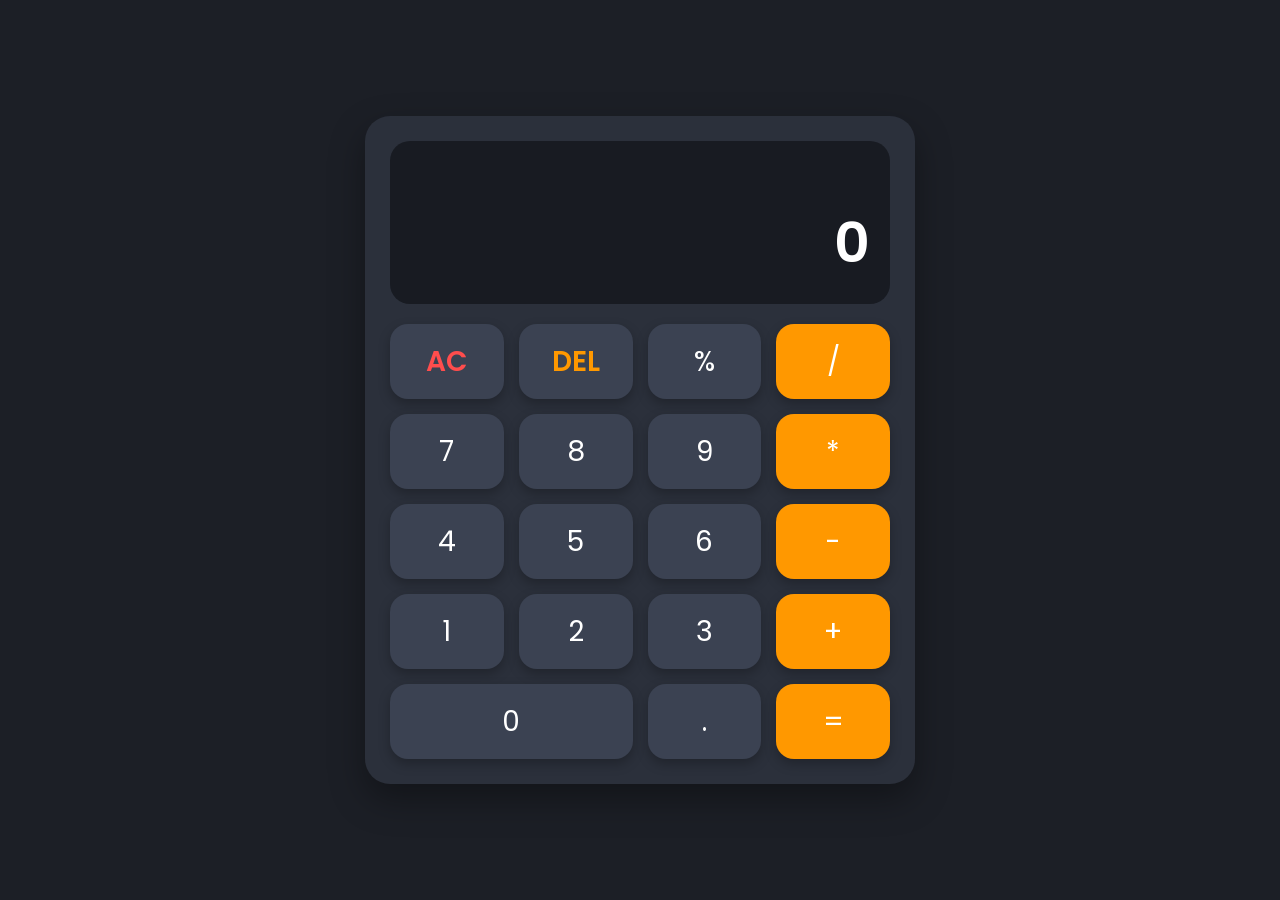
<file: codealpha_Calcultor/index.html>
<!DOCTYPE html>
<html lang="en">
<head>
    <meta charset="UTF-8">
    <meta name="viewport" content="width=device-width, initial-scale=1.0">
    <title  >Calculate Your Problem Using Me</title>
    
    <link rel="stylesheet" href="style.css">
</head>
<body>

<div class="calculator">

    <div class="display">
        <div class="expression" id="expression"></div>
        <div class="result" id="result">0</div>
    </div>

    <div class="buttons">

        <button class="clear">AC</button>
        <button class="delete">DEL</button>
        <button>%</button>
        <button class="operator">/</button>

        <button>7</button>
        <button>8</button>
        <button>9</button>
        <button class="operator">*</button>

        <button>4</button>
        <button>5</button>
        <button>6</button>
        <button class="operator">-</button>

        <button>1</button>
        <button>2</button>
        <button>3</button>
        <button class="operator">+</button>

        <button class="zero">0</button>
        <button>.</button>
        <button class="equal">=</button>

    </div>

</div>

<script src="script.js"></script>

</body>
</html>
</file>
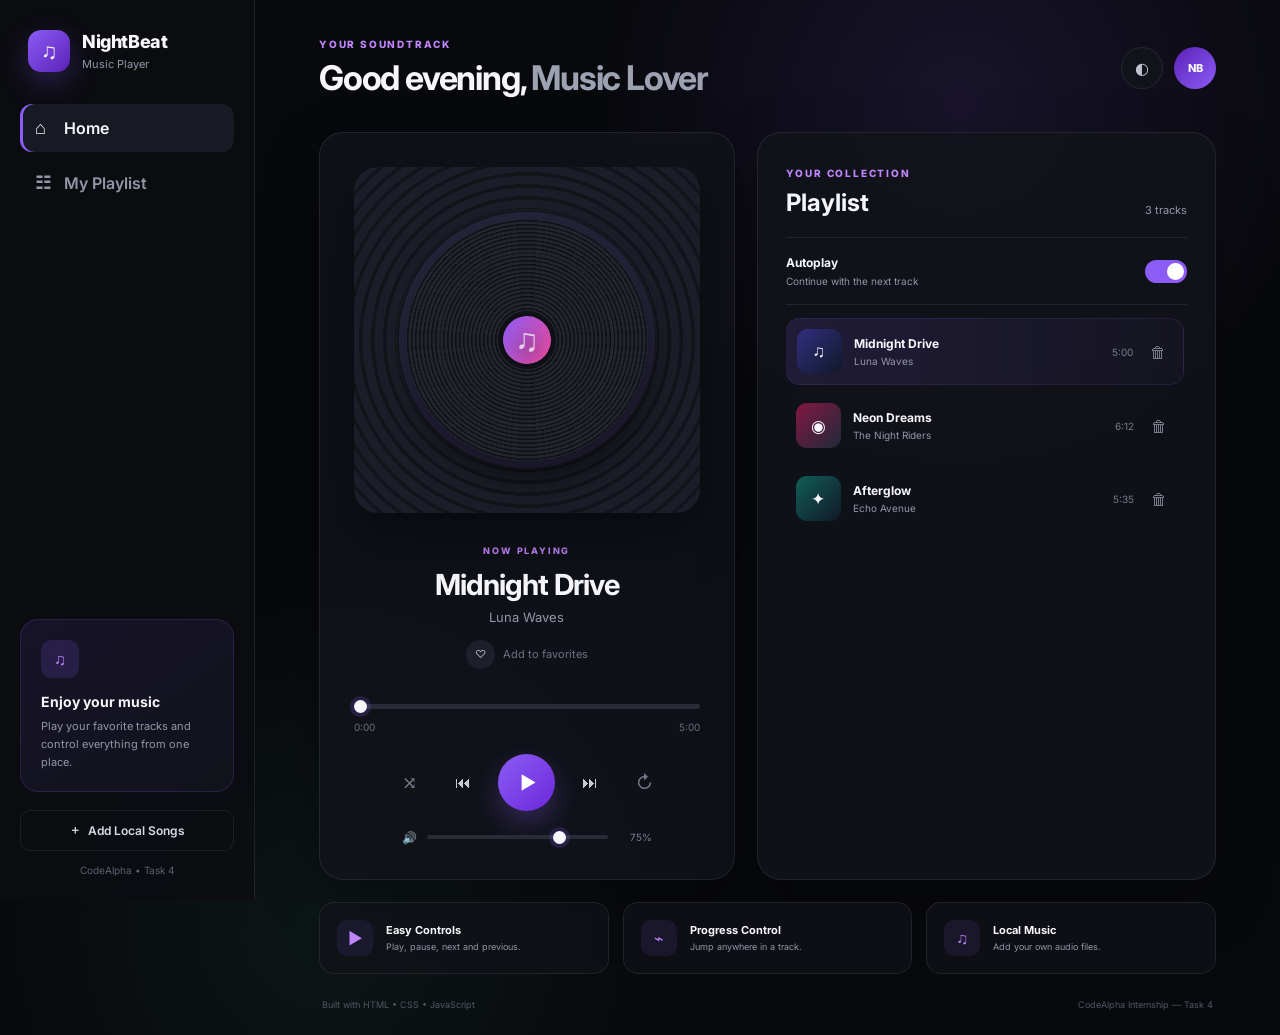
<file: codealpha_music_player/index.html>
<!DOCTYPE html>
<html lang="en">
<head>
    <meta charset="UTF-8">

    <meta name="viewport" content="width=device-width, initial-scale=1.0">

    <meta
        name="description"
        content="CodeAlpha Task 4 - Modern dark theme music player built with HTML, CSS and JavaScript."
    >

    <title>NightBeat — Music Player</title>

    <link rel="preconnect" href="https://fonts.googleapis.com">
    <link rel="preconnect" href="https://fonts.gstatic.com" crossorigin>

    <link
        href="https://fonts.googleapis.com/css2?family=Inter:wght@400;500;600;700;800&display=swap"
        rel="stylesheet"
    >

    <link rel="stylesheet" href="style.css">
</head>

<body>

    <div class="app-shell">

        <aside class="sidebar">

            <div class="brand">

                <div class="brand-icon">
                    ♫
                </div>

                <div>
                    <h1>NightBeat</h1>
                    <span>Music Player</span>
                </div>

            </div>


            <nav class="nav-menu" aria-label="Main navigation">

                <button
                    class="nav-item active"
                    type="button"
                >
                    <span>⌂</span>
                    Home
                </button>


                <button
                    class="nav-item"
                    type="button"
                    id="playlistNav"
                >
                    <span>☷</span>
                    My Playlist
                </button>

            </nav>


            <div class="sidebar-card">

                <div class="mini-icon">
                    ♫
                </div>

                <h3>
                    Enjoy your music
                </h3>

                <p>
                    Play your favorite tracks and control
                    everything from one place.
                </p>

            </div>


            <div class="sidebar-bottom">

                <label
                    class="upload-button"
                    for="audioUpload"
                >
                    <span>＋</span>
                    Add Local Songs
                </label>

                <input
                    id="audioUpload"
                    type="file"
                    accept="audio/*"
                    multiple
                    hidden
                >

                <small>
                    CodeAlpha • Task 4
                </small>

            </div>

        </aside>


        <main class="main-content">



            <header class="topbar">

                <div>

                    <p class="eyebrow">
                        YOUR SOUNDTRACK
                    </p>

                    <h2>
                        Good evening,
                        <span>Music Lover</span>
                    </h2>

                </div>


                <div class="top-actions">

                    <button
                        class="icon-button"
                        id="themeHint"
                        type="button"
                        aria-label="Dark theme"
                    >
                        ◐
                    </button>


                    <div class="avatar">
                        NB
                    </div>

                </div>

            </header>



            <section class="player-grid">


                <div class="now-playing-card">


                    <div
                        class="album-art"
                        id="albumArt"
                    >

                        <div class="vinyl">

                            <div class="vinyl-center"></div>

                        </div>

                        <div class="art-note">
                            ♫
                        </div>

                    </div>



                    <div class="track-info">

                        <span class="now-label">
                            NOW PLAYING
                        </span>

                        <h3 id="songTitle">
                            Midnight Drive
                        </h3>

                        <p id="songArtist">
                            Luna Waves
                        </p>

                    </div>



                    <div class="favorite-row">

                        <button
                            class="heart-button"
                            id="favoriteBtn"
                            type="button"
                            aria-label="Favorite song"
                        >
                            ♡
                        </button>

                        <span id="favoriteText">
                            Add to favorites
                        </span>

                    </div>



                    <div class="progress-section">

                        <input
                            id="progressBar"
                            class="progress"
                            type="range"
                            min="0"
                            max="100"
                            value="0"
                            step="0.1"
                            aria-label="Song progress"
                        >


                        <div class="time-row">

                            <span id="currentTime">
                                0:00
                            </span>

                            <span id="duration">
                                0:00
                            </span>

                        </div>

                    </div>



                    <div class="controls">


                        <button
                            class="control-button small"
                            id="shuffleBtn"
                            type="button"
                            aria-label="Shuffle"
                        >
                            ⤨
                        </button>


                        <button
                            class="control-button"
                            id="prevBtn"
                            type="button"
                            aria-label="Previous song"
                        >
                            ⏮
                        </button>


                        <button
                            class="play-button"
                            id="playBtn"
                            type="button"
                            aria-label="Play"
                        >
                            ▶
                        </button>


                        <button
                            class="control-button"
                            id="nextBtn"
                            type="button"
                            aria-label="Next song"
                        >
                            ⏭
                        </button>


                        <button
                            class="control-button small"
                            id="repeatBtn"
                            type="button"
                            aria-label="Repeat"
                        >
                            ↻
                        </button>

                    </div>



                    <div class="volume-row">

                        <span>
                            🔊
                        </span>

                        <input
                            id="volumeBar"
                            class="volume"
                            type="range"
                            min="0"
                            max="1"
                            value="0.75"
                            step="0.01"
                            aria-label="Volume"
                        >

                        <span id="volumeValue">
                            75%
                        </span>

                    </div>



                    <audio
                        id="audioPlayer"
                        preload="metadata"
                    ></audio>

                </div>



                <div
                    class="playlist-panel"
                    id="playlistPanel"
                >


                    <div class="playlist-heading">

                        <div>

                            <span class="eyebrow">
                                YOUR COLLECTION
                            </span>

                            <h3>
                                Playlist
                            </h3>

                        </div>

                        <span
                            class="track-count"
                            id="trackCount"
                        >
                            3 tracks
                        </span>

                    </div>



                    <div class="autoplay-row">

                        <div>

                            <strong>
                                Autoplay
                            </strong>

                            <small>
                                Continue with the next track
                            </small>

                        </div>


                        <label class="switch">

                            <input
                                id="autoplayToggle"
                                type="checkbox"
                                checked
                            >

                            <span class="slider"></span>

                        </label>

                    </div>



                    <div
                        class="playlist"
                        id="playlist"
                    >
                    </div>

                </div>

            </section>



            <section class="features">


                <div class="feature-card">

                    <span class="feature-icon">
                        ▶
                    </span>

                    <div>

                        <strong>
                            Easy Controls
                        </strong>

                        <p>
                            Play, pause, next and previous.
                        </p>

                    </div>

                </div>



                <div class="feature-card">

                    <span class="feature-icon">
                        ⌁
                    </span>

                    <div>

                        <strong>
                            Progress Control
                        </strong>

                        <p>
                            Jump anywhere in a track.
                        </p>

                    </div>

                </div>



                <div class="feature-card">

                    <span class="feature-icon">
                        ♫
                    </span>

                    <div>

                        <strong>
                            Local Music
                        </strong>

                        <p>
                            Add your own audio files.
                        </p>

                    </div>

                </div>

            </section>



            <footer>

                <span>
                    Built with HTML • CSS • JavaScript
                </span>

                <span>
                    CodeAlpha Internship — Task 4
                </span>

            </footer>

        </main>

    </div>


    <script src="script.js"></script>

</body>
</html>
</file>
<file: codealpha_Calcultor/style.css>
@import url('https://fonts.googleapis.com/css2?family=Poppins:wght@300;400;500;600&display=swap');

*{
    margin:0;
    padding:0;
    box-sizing:border-box;
    font-family:'Poppins',sans-serif;
}

body{
    display:flex;
    justify-content:center;
    align-items:center;

    min-height:100vh;
    background:#1c1f26;
    padding:20px;
}


.calculator{
    width:90%;
    max-width:550px;
    min-width:320px;
    background:#2b303b;
    border-radius:25px;
    padding:25px;
    box-shadow:0 15px 35px rgba(0,0,0,.35);
    transition:0.3s ease;
}




.display{
    background:#181b22;
    border-radius:20px;
    padding:20px;
    margin-bottom:20px;
    text-align:right;
    overflow:hidden;
}

.expression{
    color:#9ca3af;
    font-size:22px;
    min-height:30px;
    word-break:break-word;
}

.result{
    color:#fff;
    font-size:55px;
    font-weight:600;
    margin-top:10px;
    word-break:break-word;
}


.buttons{
    display:grid;
    grid-template-columns:repeat(4,1fr);
    gap:15px;
}

button{
    height:75px;
    border:none;
    outline:none;
    border-radius:18px;
    background:#3b4252;
    color:#fff;
    font-size:28px;
    cursor:pointer;
    transition:0.2s;
    box-shadow:0 5px 12px rgba(0,0,0,.25);
}

button:hover{
    transform:translateY(-3px);
}

button:active{
    transform:scale(.96);
}



.operator,
.equal{
    background:#ff9800;
    color:#fff;
}

.clear{
    color:#ff4d4d;
    font-weight:600;
}

.delete{
    color:#ff9800;
    font-weight:600;
}

.zero{
    grid-column:span 2;
}




@media (min-width:1400px){
    .calculator{
        max-width:600px;
    }
}




@media (max-width:1200px){
    .calculator{
        max-width:520px;
    }
}


@media (max-width:992px){
    .calculator{
        max-width:470px;
    }
}


@media (max-width:768px){
    .calculator{
        max-width:420px;
    }
}




@media (max-width:480px){
    body{
        padding:15px;
    }

    .calculator{
        width:100%;
        max-width:340px;
        min-width:280px;
    }
}



@media (max-width:360px){
    .calculator{
        max-width:300px;
    }
}@import url('https://fonts.googleapis.com/css2?family=Poppins:wght@300;400;500;600&display=swap');

*{
    margin:0;
    padding:0;
    box-sizing:border-box;
    font-family:'Poppins',sans-serif;
}

body{
    display:flex;
    justify-content:center;
    align-items:center;
    min-height:100vh;
    background:#1c1f26;
    padding:20px;
}



.calculator{
    width:90%;
    max-width:550px;
    min-width:320px;
    background:#2b303b;
    border-radius:25px;
    padding:25px;
    box-shadow:0 15px 35px rgba(0,0,0,.35);
    transition:0.3s ease;
}

.display{
    background:#181b22;
    border-radius:20px;
    padding:20px;
    margin-bottom:20px;
    text-align:right;
    overflow:hidden;
}

.expression{
    color:#9ca3af;
    font-size:22px;
    min-height:30px;
    word-break:break-word;
}

.result{
    color:#fff;
    font-size:55px;
    font-weight:600;
    margin-top:10px;
    word-break:break-word;
}



.buttons{
    display:grid;
    grid-template-columns:repeat(4,1fr);
    gap:15px;
}

button{
    height:75px;
    border:none;
    outline:none;
    border-radius:18px;
    background:#3b4252;
    color:#fff;
    font-size:28px;
    cursor:pointer;
    transition:0.2s;
    box-shadow:0 5px 12px rgba(0,0,0,.25);
}

button:hover{
    transform:translateY(-3px);
}

button:active{
    transform:scale(.96);
}



.operator,
.equal{
    background:#ff9800;
    color:#fff;
}

.clear{
    color:#ff4d4d;
    font-weight:600;
}

.delete{
    color:#ff9800;
    font-weight:600;
}

.zero{
    grid-column:span 2;
}




@media (min-width:1400px){
    .calculator{
        max-width:600px;
    }
}


@media (max-width:1200px){
    .calculator{
        max-width:520px;
    }
}


@media (max-width:992px){
    .calculator{
        max-width:470px;
    }
}


@media (max-width:768px){
    .calculator{
        max-width:420px;
    }
}


@media (max-width:480px){
    body{
        padding:15px;
    }

    .calculator{
        width:100%;
        max-width:340px;
        min-width:280px;
    }
}


@media (max-width:360px){
    .calculator{
        max-width:300px;
    }
}
</file>
<file: codealpha_music_player/style.css>
@import url('https://fonts.googleapis.com/css2?family=Inter:wght@400;500;600;700;800&display=swap');


* {
    margin: 0;
    padding: 0;
    box-sizing: border-box;
}

:root {

    --bg: #08090d;

    --panel: #11131a;

    --panel-2: #171a23;

    --panel-3: #1d202a;

    --border: rgba(255, 255, 255, 0.08);

    --text: #f7f7fb;

    --muted: #9297a7;

    --accent: #8b5cf6;

    --accent-2: #c084fc;

    --green: #53e6a5;

    --danger: #ff6b8a;
}


html {
    scroll-behavior: smooth;
}


body {

    min-height: 100vh;

    font-family: "Inter", sans-serif;

    background:
        radial-gradient(
            circle at 75% 10%,
            rgba(139, 92, 246, 0.13),
            transparent 27%
        ),

        radial-gradient(
            circle at 25% 90%,
            rgba(83, 230, 165, 0.06),
            transparent 25%
        ),

        var(--bg);

    color: var(--text);
}


button,
input {
    font: inherit;
}


button {
    border: 0;
}

.app-shell {

    display: flex;

    min-height: 100vh;
}

.sidebar {

    width: 255px;

    min-height: 100vh;

    padding: 30px 20px 24px;

    background: rgba(12, 13, 18, 0.88);

    border-right: 1px solid var(--border);

    display: flex;

    flex-direction: column;

    position: fixed;

    left: 0;

    top: 0;

    bottom: 0;

    backdrop-filter: blur(18px);

    z-index: 10;
}


.brand {

    display: flex;

    align-items: center;

    gap: 12px;

    padding: 0 8px 32px;
}


.brand-icon {

    width: 42px;

    height: 42px;

    border-radius: 13px;

    display: grid;

    place-items: center;

    background:
        linear-gradient(
            135deg,
            var(--accent),
            #5b21b6
        );

    box-shadow:
        0 10px 28px
        rgba(139, 92, 246, 0.28);

    font-size: 22px;
}

.brand h1 {

    font-size: 18px;

    font-weight: 800;

    letter-spacing: -0.4px;
}


.brand span {

    color: var(--muted);

    font-size: 11px;
}

.nav-menu {

    display: grid;

    gap: 7px;
}

.nav-item {

    color: var(--muted);

    background: transparent;

    text-align: left;

    padding: 13px 15px;

    border-radius: 12px;

    cursor: pointer;

    transition: 0.2s ease;

    font-weight: 600;
}



.nav-item span {

    display: inline-block;

    width: 25px;

    font-size: 18px;
}




.nav-item:hover,
.nav-item.active {

    color: var(--text);

    background: var(--panel-2);
}



.nav-item.active {

    box-shadow:
        inset 3px 0 0 var(--accent);
}




.sidebar-card {

    margin-top: auto;

    padding: 20px;

    background:
        linear-gradient(
            145deg,
            #171329,
            #11131a
        );

    border:
        1px solid
        rgba(139, 92, 246, 0.18);

    border-radius: 18px;
}




.mini-icon {

    width: 38px;

    height: 38px;

    display: grid;

    place-items: center;

    border-radius: 11px;

    background:
        rgba(139, 92, 246, 0.16);

    color: var(--accent-2);

    margin-bottom: 15px;
}




.sidebar-card h3 {

    font-size: 14px;

    margin-bottom: 7px;
}



.sidebar-card p {

    font-size: 11px;

    line-height: 1.65;

    color: var(--muted);
}




.sidebar-bottom {

    padding-top: 18px;
}




.upload-button {

    display: flex;

    justify-content: center;

    align-items: center;

    gap: 7px;

    padding: 11px;

    border:
        1px solid
        var(--border);

    border-radius: 10px;

    color: #d9dbe4;

    cursor: pointer;

    font-size: 12px;

    font-weight: 600;

    transition: 0.2s;
}




.upload-button:hover {

    border-color:
        rgba(139, 92, 246, 0.55);

    background:
        rgba(139, 92, 246, 0.08);
}




.sidebar-bottom small {

    display: block;

    text-align: center;

    color: #5d6170;

    margin-top: 13px;

    font-size: 10px;
}




.main-content {

    width: calc(100% - 255px);

    margin-left: 255px;

    padding:
        38px
        clamp(24px, 5vw, 70px)
        25px;

    max-width: 1500px;
}



.topbar {

    display: flex;

    align-items: center;

    justify-content: space-between;

    margin-bottom: 34px;
}




.eyebrow,
.now-label {

    color: var(--accent-2);

    font-size: 10px;

    font-weight: 800;

    letter-spacing: 1.8px;
}




.topbar h2 {

    margin-top: 7px;

    font-size:
        clamp(
            24px,
            3vw,
            34px
        );

    letter-spacing: -1.2px;
}




.topbar h2 span {

    color: #9da2b3;
}




.top-actions {

    display: flex;

    align-items: center;

    gap: 11px;
}



.icon-button {

    width: 42px;

    height: 42px;

    border-radius: 50%;

    display: grid;

    place-items: center;

    background: var(--panel);

    color: #bfc3d0;

    border:
        1px solid
        var(--border);

    cursor: pointer;
}




.avatar {

    width: 42px;

    height: 42px;

    border-radius: 50%;

    display: grid;

    place-items: center;

    background:
        linear-gradient(
            135deg,
            #5b21b6,
            var(--accent)
        );

    font-size: 11px;

    font-weight: 800;
}




.player-grid {

    display: grid;

    grid-template-columns:
        minmax(350px, 0.95fr)
        minmax(420px, 1.05fr);

    gap: 22px;
}




.now-playing-card,
.playlist-panel {

    background:
        rgba(17, 19, 26, 0.9);

    border:
        1px solid
        var(--border);

    border-radius: 24px;

    box-shadow:
        0 22px 60px
        rgba(0, 0, 0, 0.25);
}




/* ==========================================
   CODEALPHA TASK 4
   NIGHTBEAT MUSIC PLAYER
   CSS - PART 2
========================================== */


/* ==========================================
   NOW PLAYING CARD
========================================== */

.now-playing-card {

    padding:
        clamp(22px, 3vw, 34px);

    text-align: center;
}


/* ==========================================
   ALBUM ART
========================================== */

.album-art {

    width: min(100%, 350px);

    aspect-ratio: 1;

    margin:
        0 auto 25px;

    position: relative;

    overflow: hidden;

    border-radius: 24px;

    display: grid;

    place-items: center;

    background:
        radial-gradient(
            circle at 50% 50%,
            rgba(255, 255, 255, 0.12) 0 3%,
            transparent 3.5%
        ),

        repeating-radial-gradient(
            circle at 50% 50%,
            #1b1e28 0 8px,
            #12141a 9px 12px
        );

    box-shadow:
        0 25px 50px
        rgba(0, 0, 0, 0.38);
}


/* ==========================================
   ALBUM ART CIRCLE 1
========================================== */

.album-art::before {

    content: "";

    position: absolute;

    border-radius: 50%;

    border:
        1px solid
        rgba(255, 255, 255, 0.06);

    width: 75%;

    height: 75%;
}


/* ==========================================
   ALBUM ART CIRCLE 2
========================================== */

.album-art::after {

    content: "";

    position: absolute;

    border-radius: 50%;

    border:
        1px solid
        rgba(255, 255, 255, 0.06);

    width: 50%;

    height: 50%;
}


/* ==========================================
   VINYL
========================================== */

.vinyl {

    width: 70%;

    height: 70%;

    border-radius: 50%;

    background:
        repeating-radial-gradient(
            circle,
            #22252e 0 2px,
            #101116 3px 4px
        );

    box-shadow:
        0 0 0 7px
        rgba(139, 92, 246, 0.08),

        0 20px 30px
        rgba(0, 0, 0, 0.5);

    position: relative;

    transform: rotate(-14deg);

    animation:
        spin 10s linear infinite paused;
}


/* ==========================================
   VINYL PLAYING ANIMATION
========================================== */

.playing .vinyl {

    animation-play-state: running;
}


/* ==========================================
   VINYL CENTER
========================================== */

.vinyl-center {

    width: 24%;

    aspect-ratio: 1;

    position: absolute;

    inset: 38%;

    border-radius: 50%;

    background:
        linear-gradient(
            135deg,
            var(--accent),
            #ec4899
        );

    border:
        5px solid
        #101116;
}


/* ==========================================
   SPIN ANIMATION
========================================== */

@keyframes spin {

    to {

        transform:
            rotate(346deg);

    }
}


/* ==========================================
   ALBUM ART NOTE
========================================== */

.art-note {

    position: absolute;

    z-index: 2;

    color:
        rgba(255, 255, 255, 0.72);

    font-size: 32px;

    text-shadow:
        0 4px 18px #000;
}


/* ==========================================
   TRACK INFORMATION
========================================== */

.track-info .now-label {

    font-size: 9px;
}


/* ==========================================
   SONG TITLE
========================================== */

.track-info h3 {

    margin-top: 9px;

    font-size:
        clamp(
            22px,
            2.4vw,
            29px
        );

    letter-spacing: -0.8px;
}


/* ==========================================
   SONG ARTIST
========================================== */

.track-info p {

    margin-top: 7px;

    color: var(--muted);

    font-size: 13px;
}


/* ==========================================
   FAVORITE ROW
========================================== */

.favorite-row {

    display: flex;

    justify-content: center;

    align-items: center;

    gap: 8px;

    color: #6e7281;

    font-size: 11px;

    margin-top: 15px;
}


/* ==========================================
   FAVORITE BUTTON
========================================== */

.heart-button {

    width: 29px;

    height: 29px;

    border-radius: 50%;

    background: var(--panel-3);

    color: #a7aab6;

    cursor: pointer;

    transition: 0.2s;
}


/* ==========================================
   FAVORITE ACTIVE
========================================== */

.heart-button.liked {

    color: var(--danger);

    background:
        rgba(255, 107, 138, 0.1);
}


/* ==========================================
   PROGRESS SECTION
========================================== */

.progress-section {

    margin-top: 24px;
}


/* ==========================================
   PROGRESS BAR
========================================== */

.progress,
.volume {

    width: 100%;

    appearance: none;

    -webkit-appearance: none;

    background: #292c36;

    border-radius: 10px;

    outline: none;

    cursor: pointer;
}


/* ==========================================
   MAIN PROGRESS HEIGHT
========================================== */

.progress {

    height: 5px;
}


/* ==========================================
   CHROME / SAFARI PROGRESS THUMB
========================================== */

.progress::-webkit-slider-thumb {

    -webkit-appearance: none;

    appearance: none;

    width: 13px;

    height: 13px;

    border-radius: 50%;

    background: var(--text);

    box-shadow:
        0 0 0 4px
        rgba(139, 92, 246, 0.18);
}


/* ==========================================
   FIREFOX PROGRESS THUMB
========================================== */

.progress::-moz-range-thumb {

    width: 13px;

    height: 13px;

    border: none;

    border-radius: 50%;

    background: var(--text);

    box-shadow:
        0 0 0 4px
        rgba(139, 92, 246, 0.18);
}


/* ==========================================
   TIME ROW
========================================== */

.time-row {

    display: flex;

    justify-content: space-between;

    color: #696e7d;

    font-size: 10px;

    margin-top: 8px;
}


/* ==========================================
   PLAYER CONTROLS
========================================== */

.controls {

    display: flex;

    justify-content: center;

    align-items: center;

    gap: 16px;

    margin-top: 21px;
}


/* ==========================================
   CONTROL BUTTONS
========================================== */

.control-button,
.play-button {

    cursor: pointer;

    transition: 0.2s ease;
}


/* ==========================================
   NORMAL CONTROL BUTTON
========================================== */

.control-button {

    width: 38px;

    height: 38px;

    border-radius: 50%;

    color: #c6c8d2;

    background: transparent;

    font-size: 16px;
}


/* ==========================================
   CONTROL BUTTON HOVER
========================================== */

.control-button:hover {

    color: var(--text);

    background: var(--panel-3);

    transform: scale(1.06);
}


/* ==========================================
   SMALL CONTROL BUTTON
========================================== */

.control-button.small {

    color: #767b8a;

    font-size: 18px;
}


/* ==========================================
   ACTIVE SHUFFLE / REPEAT
========================================== */

.control-button.small.active {

    color: var(--accent-2);
}


/* ==========================================
   MAIN PLAY BUTTON
========================================== */

.play-button {

    width: 57px;

    height: 57px;

    border-radius: 50%;

    color: white;

    background:
        linear-gradient(
            135deg,
            var(--accent),
            #6d28d9
        );

    box-shadow:
        0 12px 28px
        rgba(139, 92, 246, 0.3);

    font-size: 18px;

    padding-left: 2px;
}


/* ==========================================
   PLAY BUTTON HOVER
========================================== */

.play-button:hover {

    transform: scale(1.07);
}


/* ==========================================
   VOLUME ROW
========================================== */

.volume-row {

    max-width: 250px;

    margin: 19px auto 0;

    display: flex;

    align-items: center;

    gap: 10px;

    color: #7e8290;

    font-size: 12px;
}


/* ==========================================
   VOLUME BAR
========================================== */

.volume {

    height: 4px;
}


/* ==========================================
   CHROME / SAFARI VOLUME THUMB
========================================== */

.volume::-webkit-slider-thumb {

    -webkit-appearance: none;

    appearance: none;

    width: 13px;

    height: 13px;

    border-radius: 50%;

    background: var(--text);

    box-shadow:
        0 0 0 4px
        rgba(139, 92, 246, 0.18);
}


/* ==========================================
   FIREFOX VOLUME THUMB
========================================== */

.volume::-moz-range-thumb {

    width: 13px;

    height: 13px;

    border: none;

    border-radius: 50%;

    background: var(--text);

    box-shadow:
        0 0 0 4px
        rgba(139, 92, 246, 0.18);
}


/* ==========================================
   VOLUME PERCENTAGE
========================================== */

.volume-row span:last-child {

    min-width: 34px;

    text-align: right;

    font-size: 10px;
}


/* ==========================================
   PLAYLIST PANEL
========================================== */

.playlist-panel {

    padding: 28px;
}


/* ==========================================
   PLAYLIST HEADING
========================================== */

.playlist-heading {

    display: flex;

    align-items: flex-end;

    justify-content: space-between;

    padding-bottom: 20px;

    border-bottom:
        1px solid
        var(--border);
}


/* ==========================================
   PLAYLIST TITLE
========================================== */

.playlist-heading h3 {

    margin-top: 7px;

    font-size: 24px;
}


/* ==========================================
   TRACK COUNT
========================================== */

.track-count {

    color: var(--muted);

    font-size: 11px;
}


/* ==========================================
   AUTOPLAY ROW
========================================== */

.autoplay-row {

    display: flex;

    align-items: center;

    justify-content: space-between;

    padding: 17px 0;

    border-bottom:
        1px solid
        var(--border);
}


/* ==========================================
   AUTOPLAY TITLE
========================================== */

.autoplay-row strong {

    display: block;

    font-size: 12px;
}


/* ==========================================
   AUTOPLAY DESCRIPTION
========================================== */

.autoplay-row small {

    display: block;

    margin-top: 5px;

    color: var(--muted);

    font-size: 10px;
}


/* ==========================================
   TOGGLE SWITCH
========================================== */

.switch {

    position: relative;

    width: 42px;

    height: 23px;
}


/* ==========================================
   HIDE CHECKBOX
========================================== */

.switch input {

    opacity: 0;

    width: 0;

    height: 0;
}


/* ==========================================
   SWITCH SLIDER
========================================== */

.slider {

    position: absolute;

    inset: 0;

    border-radius: 30px;

    background: #30333d;

    cursor: pointer;

    transition: 0.2s;
}


/* ==========================================
   SWITCH CIRCLE
========================================== */

.slider::before {

    content: "";

    position: absolute;

    width: 17px;

    height: 17px;

    left: 3px;

    top: 3px;

    border-radius: 50%;

    background: white;

    transition: 0.2s;
}


/* ==========================================
   ACTIVE SWITCH
========================================== */

.switch input:checked + .slider {

    background: var(--accent);
}


/* ==========================================
   MOVE SWITCH CIRCLE
========================================== */

.switch input:checked + .slider::before {

    transform: translateX(19px);
}


/* ==========================================
   PLAYLIST
========================================== */

.playlist {

    display: grid;

    gap: 8px;

    margin-top: 13px;

    max-height: 385px;

    overflow-y: auto;

    padding-right: 3px;
}


/* ==========================================
   WEBKIT SCROLLBAR
========================================== */

.playlist::-webkit-scrollbar {

    width: 4px;
}


/* ==========================================
   WEBKIT SCROLLBAR THUMB
========================================== */

.playlist::-webkit-scrollbar-thumb {

    background: #343743;

    border-radius: 10px;
}


/* ==========================================
   END OF PART 2
   PART 3 CONTINUES BELOW
========================================== */


/* ==========================================
   CODEALPHA TASK 4
   NIGHTBEAT MUSIC PLAYER
   CSS - PART 3
========================================== */


/* ==========================================
   PLAYLIST TRACK
========================================== */

.track {

    display: grid;

    grid-template-columns:
        45px 1fr auto;

    gap: 12px;

    align-items: center;

    padding: 10px;

    border-radius: 14px;

    cursor: pointer;

    transition: 0.2s;
}


/* ==========================================
   PLAYLIST TRACK HOVER
========================================== */

.track:hover {

    background: var(--panel-2);
}


/* ==========================================
   ACTIVE PLAYLIST TRACK
========================================== */

.track.active {

    background:
        linear-gradient(
            90deg,
            rgba(139, 92, 246, 0.14),
            rgba(139, 92, 246, 0.04)
        );

    border:
        1px solid
        rgba(139, 92, 246, 0.13);
}


/* ==========================================
   TRACK ART
========================================== */

.track-art {

    width: 45px;

    height: 45px;

    border-radius: 11px;

    display: grid;

    place-items: center;

    font-size: 17px;

    background:
        linear-gradient(
            135deg,
            #312e81,
            #111827
        );
}


/* ==========================================
   SECOND TRACK ART
========================================== */

.track:nth-child(2) .track-art {

    background:
        linear-gradient(
            135deg,
            #831843,
            #1f2937
        );
}


/* ==========================================
   THIRD TRACK ART
========================================== */

.track:nth-child(3) .track-art {

    background:
        linear-gradient(
            135deg,
            #115e59,
            #111827
        );
}


/* ==========================================
   TRACK TITLE
========================================== */

.track-title {

    font-size: 12px;

    font-weight: 700;
}


/* ==========================================
   TRACK ARTIST
========================================== */

.track-artist {

    color: var(--muted);

    font-size: 10px;

    margin-top: 4px;
}


/* ==========================================
   TRACK DURATION
========================================== */

.track-duration {

    color: #777b88;

    font-size: 10px;
}


/* ==========================================
   PLAYING INDICATOR
========================================== */

.track-playing {

    color: var(--accent-2);

    font-size: 13px;

    margin-right: 5px;
}


/* ==========================================
   EMPTY PLAYLIST
========================================== */

.empty-playlist {

    text-align: center;

    color: var(--muted);

    padding: 30px 10px;

    font-size: 12px;
}


/* ==========================================
   FEATURE SECTION
========================================== */

.features {

    display: grid;

    grid-template-columns:
        repeat(3, 1fr);

    gap: 14px;

    margin-top: 22px;
}


/* ==========================================
   FEATURE CARD
========================================== */

.feature-card {

    display: flex;

    align-items: center;

    gap: 13px;

    padding: 17px;

    background:
        rgba(17, 19, 26, 0.72);

    border:
        1px solid
        var(--border);

    border-radius: 15px;
}


/* ==========================================
   FEATURE ICON
========================================== */

.feature-icon {

    width: 36px;

    height: 36px;

    flex: 0 0 36px;

    display: grid;

    place-items: center;

    border-radius: 10px;

    background:
        rgba(139, 92, 246, 0.1);

    color: var(--accent-2);
}


/* ==========================================
   FEATURE TITLE
========================================== */

.feature-card strong {

    display: block;

    font-size: 11px;
}


/* ==========================================
   FEATURE DESCRIPTION
========================================== */

.feature-card p {

    color: var(--muted);

    font-size: 9px;

    margin-top: 4px;
}


/* ==========================================
   FOOTER
========================================== */

footer {

    display: flex;

    justify-content: space-between;

    gap: 15px;

    color: #535765;

    font-size: 9px;

    margin-top: 25px;

    padding: 0 3px;
}


/* ==========================================
   TABLET RESPONSIVE
========================================== */

@media (max-width: 1050px) {


    /* SIDEBAR */

    .sidebar {

        width: 215px;
    }


    /* MAIN CONTENT */

    .main-content {

        width: calc(100% - 215px);

        margin-left: 215px;

        padding:
            30px
            25px;
    }


    /* PLAYER GRID */

    .player-grid {

        grid-template-columns: 1fr;
    }


    /* PLAYER CARD */

    .now-playing-card {

        max-width: 720px;

        width: 100%;

        margin: 0 auto;
    }


    /* PLAYLIST PANEL */

    .playlist-panel {

        max-width: 720px;

        width: 100%;

        margin: 0 auto;
    }

}


/* ==========================================
   MOBILE RESPONSIVE
========================================== */

@media (max-width: 720px) {


    /* APP SHELL */

    .app-shell {

        display: block;
    }


    /* SIDEBAR */

    .sidebar {

        position: static;

        width: 100%;

        min-height: auto;

        padding:
            15px
            16px;

        border-right: 0;

        border-bottom:
            1px solid
            var(--border);
    }


    /* BRAND */

    .brand {

        padding: 0;
    }


    /* HIDE DESKTOP NAVIGATION */

    .nav-menu,
    .sidebar-card,
    .sidebar-bottom small {

        display: none;
    }


    /* SIDEBAR BOTTOM */

    .sidebar-bottom {

        display: block;

        padding:
            12px 0 0;
    }


    /* UPLOAD BUTTON */

    .upload-button {

        width: 100%;
    }


    /* MAIN CONTENT */

    .main-content {

        width: 100%;

        margin: 0;

        padding:
            25px
            14px
            18px;
    }


    /* TOP BAR */

    .topbar {

        margin-bottom: 22px;
    }


    /* TOP BAR TITLE */

    .topbar h2 {

        font-size: 22px;
    }


    /* HIDE TOP ACTIONS */

    .top-actions {

        display: none;
    }


    /* PLAYER GRID */

    .player-grid {

        display: flex;

        flex-direction: column;

        gap: 14px;
    }


    /* PLAYER CARDS */

    .now-playing-card,
    .playlist-panel {

        padding: 18px;

        border-radius: 19px;
    }


    /* ALBUM ART */

    .album-art {

        width:
            min(100%, 280px);

        margin-bottom: 20px;
    }


    /* PLAYER CONTROLS */

    .controls {

        gap: 7px;
    }


    /* PLAYLIST */

    .playlist-panel {

        order: 2;
    }


    /* PLAYLIST HEIGHT */

    .playlist {

        max-height: none;
    }


    /* FEATURES */

    .features {

        grid-template-columns: 1fr;
    }


    /* FOOTER */

    footer {

        flex-direction: column;

        text-align: center;

        margin-top: 20px;
    }

}


/* ==========================================
   EXTRA SMALL MOBILE DEVICES
========================================== */

@media (max-width: 400px) {


    /* BRAND TITLE */

    .brand h1 {

        font-size: 16px;
    }


    /* ALBUM ART */

    .album-art {

        width: 240px;

        max-width: 100%;
    }


    /* SONG TITLE */

    .track-info h3 {

        font-size: 21px;
    }


    /* PLAYER CONTROLS */

    .controls {

        gap: 3px;
    }


    /* NORMAL CONTROL */

    .control-button {

        width: 34px;

        height: 34px;

        font-size: 14px;
    }


    /* PLAY BUTTON */

    .play-button {

        width: 52px;

        height: 52px;

        font-size: 16px;
    }


    /* PLAYLIST */

    .playlist-panel {

        padding: 15px;
    }


    /* TRACK */

    .track {

        grid-template-columns:
            40px 1fr auto;

        gap: 9px;

        padding: 8px;
    }


    /* TRACK ART */

    .track-art {

        width: 40px;

        height: 40px;
    }

}


/* ==========================================
   ACCESSIBILITY
========================================== */

button:focus-visible,
input:focus-visible,
label:focus-visible {

    outline:
        2px solid
        var(--accent-2);

    outline-offset: 3px;
}


/* ==========================================
   REDUCED MOTION
========================================== */

@media (prefers-reduced-motion: reduce) {

    html {

        scroll-behavior: auto;
    }


    *,
    *::before,
    *::after {

        animation-duration: 0.01ms !important;

        animation-iteration-count: 1 !important;

        transition-duration: 0.01ms !important;
    }

}


/* ==========================================
   END OF STYLE.CSS
   CODEALPHA TASK 4
========================================== */



.track-actions {
    display: flex;
    align-items: center;
    gap: 10px;
}

.delete-song {
    width: 30px;
    height: 30px;
    border-radius: 8px;
    background: transparent;
    color: #777b88;
    cursor: pointer;
    transition: 0.2s ease;
}

.delete-song:hover {
    color: #ff6b8a;
    background: rgba(255, 107, 138, 0.1);
    transform: scale(1.08);
}
</file>
